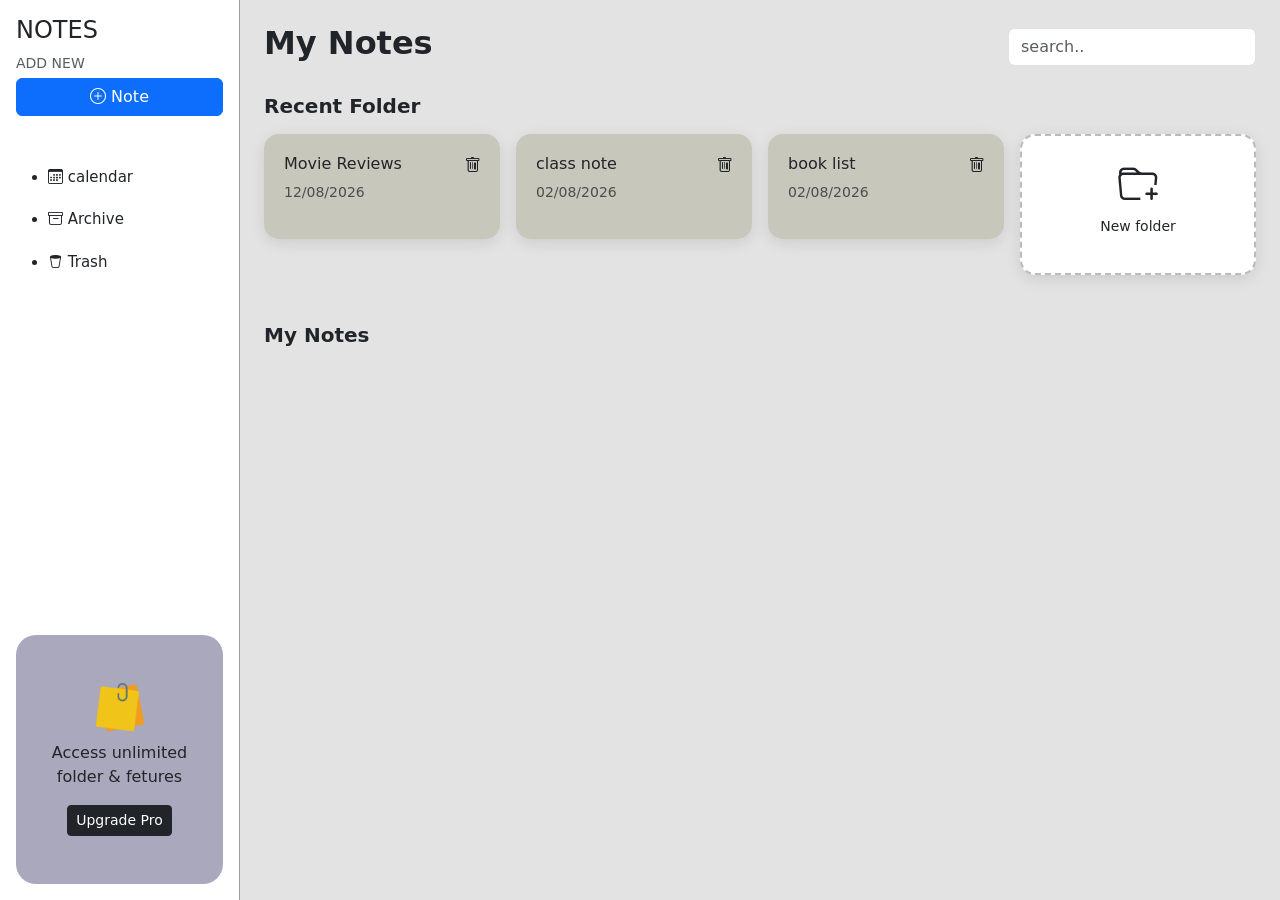
<file: index.html>
<!doctype html>
<html lang="en">

<head>
    <meta charset="utf-8">
    <meta name="viewport" content="width=device-width, initial-scale=1">
    <meta http-equiv="Content-Security-Policy"
        content="default-src 'self'; script-src 'self' https://cdn.jsdelivr.net; style-src 'self' 'unsafe-inline' https://cdn.jsdelivr.net; font-src 'self' https://cdn.jsdelivr.net; img-src 'self' data:; connect-src 'self'; object-src 'none'; base-uri 'none'; frame-ancestors 'none'">
    <title>Notes App</title>
    <link href="https://cdn.jsdelivr.net/npm/bootstrap@5.3.8/dist/css/bootstrap.min.css" rel="stylesheet"
        integrity="sha384-sRIl4kxILFvY47J16cr9ZwB07vP4J8+LH7qKQnuqkuIAvNWLzeN8tE5YBujZqJLB" crossorigin="anonymous">
    <link rel="stylesheet" href="https://cdn.jsdelivr.net/npm/bootstrap-icons@1.13.1/font/bootstrap-icons.min.css"
        integrity="sha384-CK2SzKma4jA5H/MXDUU7i1TqZlCFaD4T01vtyDFvPlD97JQyS+IsSh1nI2EFbpyk" crossorigin="anonymous">
    <link rel="stylesheet" href="style.css">
</head>

<body>
    <div class="d-flex">
        <!-- sidevar -->
        <aside class="sidebar p-3">
            <h4>NOTES</h4>
            <P class="small text-muted mb-1">ADD NEW</P>
            <button class="btn btn-primary w-100 mb-3" data-bs-toggle="modal" data-bs-target="#noteModal"><i
                    class="bi bi-plus-circle"></i> Note</button>

            <ul class="list-unstyle mt-4 side-links">
                <li> <i class="bi bi-calendar3"></i> calendar</li>
                <li> <i class="bi bi-archive"></i> Archive </li>
                <li><i class="bi bi-trash2"></i> Trash</li>
            </ul>

            <div class="upgrade mt-auto py-5">
                <img src="./img/notes.png" width="50">
                <p class="mt-2"> Access unlimited folder & fetures</p>
                <button class="btn btn-dark btn-sm" id="upgradeBtn">Upgrade Pro</button>
            </div>
        </aside>


        <!-- main  -->
        <main class="content p-4 flex-grow-1">
            <!-- topbar -->
            <div class="d-flex justify-content-between align-items-center mb-4">
                <h2 class="fw-bold">My Notes</h2>
                <input type="text" id="searchInput" class="form-control w-25" placeholder="search..">
            </div>

            <!-- recent folder -->
            <section class="mb-5">
                <h5 class="fw-bold mb-3">Recent Folder</h5>
                <div class="row g-3" id="folderList">
                    <div class="col-md-3">
                        <div class="folder-card soft-blue">
                            <h6>Movie Revices</h6>
                            <p class="text-muted small">12/08/2026</p>
                        </div>
                    </div>
                    <div class="col-md-3">
                        <div class="folder-card soft-blue">
                            <h6>class note</h6>
                            <p class="text-muted small">02/08/2026</p>
                        </div>
                    </div>
                    <div class="col-md-3">
                        <div class="folder-card soft-blue">
                            <h6>book list</h6>
                            <p class="text-muted small">02/08/2026</p>
                        </div>
                    </div>
                    <div class="col-md-3">
                        <div class="folder-card add-folder">
                            <i class="bi bi-folder-plus fs-1 "></i>
                            <p class=" small">New folder</p>
                        </div>
                    </div>
                </div>
            </section>

            <!-- Folder Modal -->
<div class="modal fade" id="folderModal">
    <div class="modal-dialog">
        <div class="modal-content">

            <div class="modal-header">
                <h5>Create New Folder</h5>

                <button type="button"
                    class="btn-close"
                    data-bs-dismiss="modal">
                </button>
            </div>

            <div class="modal-body">

                <input type="text"
                    id="folderName"
                    class="form-control"
                    placeholder="Enter Folder Name">

            </div>

            <div class="modal-footer">

                <button class="btn btn-secondary"
                    data-bs-dismiss="modal">
                    Close
                </button>

                <button class="btn btn-primary"
                    id="createFolderBtn">
                    Create Folder
                </button>

            </div>

        </div>
    </div>
</div>

            <!-- notes -->

            <section>
                <h5 class="fw-bold mb-3">My Notes</h5>
                <div class="row g-3" id="noteList">
                    <!-- js notes -->
                </div>
            </section>
        </main>

    </div>

    <!-- add/edit -->
  
    <div class="modal fade" id="noteModal">
        <div class="modal-dialog">
            <div class="modal-content">
                <div class="modal-header">
                    <h5 id="modalTitle">Add note</h5>
                    <button type="button" class="btn-close" data-bs-dismiss="modal" aria-label="Close"></button>
                </div>
                <div class="modal-body">
                    <input type="hidden" name="" id="editIndex">
                    <input type="text" id="noteTitle" class="form-control mb-3" placeholder="Note Title">
                    <textarea name="" id="NoteText" rows="5" class="form-control"
                        placeholder="write somthing..."></textarea>
                </div>
                <div class="modal-footer">
                    <button class="btn btn-secondary" data-bs-dismiss="modal">close</button>
                    <button class="btn btn-primary" id="saveBtn">save</button>
                </div>
            </div>
        </div>
    </div>



    <script src="https://cdn.jsdelivr.net/npm/bootstrap@5.3.8/dist/js/bootstrap.bundle.min.js"
        integrity="sha384-FKyoEForCGlyvwx9Hj09JcYn3nv7wiPVlz7YYwJrWVcXK/BmnVDxM+D2scQbITxI"
        crossorigin="anonymous"></script>
    <script src="app.js"></script>
</body>

</html>
</file>
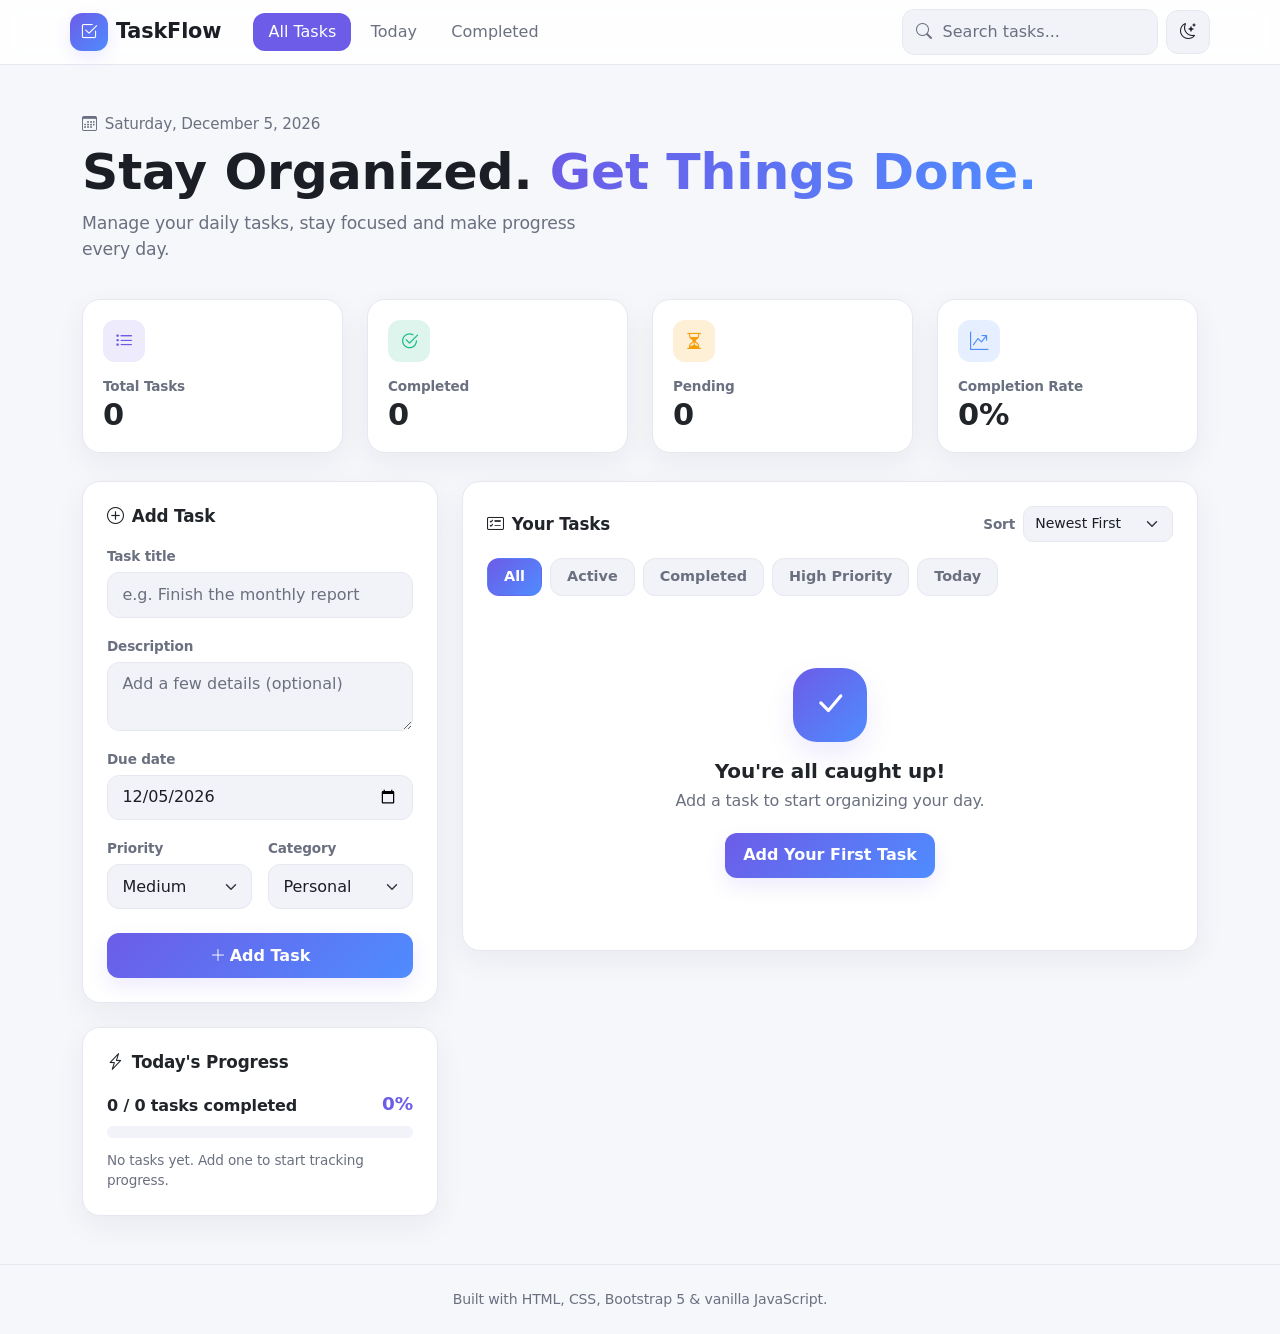
<file: taskflow/index.html>
<!doctype html>
<html lang="en" data-bs-theme="light">

<head>
    <meta charset="utf-8">
    <meta name="viewport" content="width=device-width, initial-scale=1">
    <title>TaskFlow — Stay Organized. Get Things Done.</title>
    <meta name="description" content="TaskFlow is a clean, modern to-do list app to manage your daily tasks.">

    <link href="https://cdn.jsdelivr.net/npm/bootstrap@5.3.8/dist/css/bootstrap.min.css" rel="stylesheet"
        integrity="sha384-sRIl4kxILFvY47J16cr9ZwB07vP4J8+LH7qKQnuqkuIAvNWLzeN8tE5YBujZqJLB" crossorigin="anonymous">
    <link rel="stylesheet" href="https://cdn.jsdelivr.net/npm/bootstrap-icons@1.13.1/font/bootstrap-icons.min.css">
    <link rel="stylesheet" href="style.css">
</head>

<body>
    <!-- ============ Header ============ -->
    <header class="app-header sticky-top">
        <nav class="navbar navbar-expand-lg container-xl py-2" aria-label="Main navigation">
            <a class="navbar-brand d-flex align-items-center gap-2 fw-bold" href="#">
                <span class="brand-mark" aria-hidden="true"><i class="bi bi-check2-square"></i></span>
                TaskFlow
            </a>

            <button class="navbar-toggler border-0" type="button" data-bs-toggle="collapse"
                data-bs-target="#mainNav" aria-controls="mainNav" aria-expanded="false"
                aria-label="Toggle navigation">
                <i class="bi bi-list fs-3"></i>
            </button>

            <div class="collapse navbar-collapse" id="mainNav">
                <ul class="navbar-nav nav-pills gap-1 mx-lg-3 my-3 my-lg-0" id="navFilters">
                    <li class="nav-item">
                        <button class="nav-link active" type="button" data-nav-filter="all">All Tasks</button>
                    </li>
                    <li class="nav-item">
                        <button class="nav-link" type="button" data-nav-filter="today">Today</button>
                    </li>
                    <li class="nav-item">
                        <button class="nav-link" type="button" data-nav-filter="completed">Completed</button>
                    </li>
                </ul>

                <div class="d-flex flex-column flex-lg-row gap-2 ms-lg-auto align-items-stretch align-items-lg-center">
                    <label class="visually-hidden" for="searchInput">Search tasks</label>
                    <div class="search-box">
                        <i class="bi bi-search" aria-hidden="true"></i>
                        <input id="searchInput" class="form-control" type="search" placeholder="Search tasks..."
                            autocomplete="off">
                    </div>
                    <button id="themeToggle" class="btn btn-icon" type="button" aria-label="Toggle dark mode"
                        title="Toggle dark mode">
                        <i class="bi bi-moon-stars" aria-hidden="true"></i>
                        <span class="d-lg-none ms-2">Dark mode</span>
                    </button>
                </div>
            </div>
        </nav>
    </header>

    <main class="container-xl pb-5">
        <!-- ============ Hero ============ -->
        <section class="hero text-center text-lg-start" aria-labelledby="heroTitle">
            <p class="hero-date mb-2"><i class="bi bi-calendar3 me-2" aria-hidden="true"></i><span id="todayDate"></span></p>
            <h1 id="heroTitle" class="hero-title">Stay Organized. <span class="text-gradient">Get Things Done.</span></h1>
            <p class="hero-subtitle">Manage your daily tasks, stay focused and make progress every day.</p>
        </section>

        <!-- ============ Statistics ============ -->
        <section class="row g-3 g-lg-4" aria-label="Task statistics">
            <div class="col-6 col-lg-3">
                <div class="card stat-card h-100">
                    <div class="card-body">
                        <span class="stat-icon stat-icon-total"><i class="bi bi-list-task" aria-hidden="true"></i></span>
                        <p class="stat-label">Total Tasks</p>
                        <p class="stat-value" id="statTotal">0</p>
                    </div>
                </div>
            </div>
            <div class="col-6 col-lg-3">
                <div class="card stat-card h-100">
                    <div class="card-body">
                        <span class="stat-icon stat-icon-done"><i class="bi bi-check2-circle" aria-hidden="true"></i></span>
                        <p class="stat-label">Completed</p>
                        <p class="stat-value" id="statCompleted">0</p>
                    </div>
                </div>
            </div>
            <div class="col-6 col-lg-3">
                <div class="card stat-card h-100">
                    <div class="card-body">
                        <span class="stat-icon stat-icon-pending"><i class="bi bi-hourglass-split" aria-hidden="true"></i></span>
                        <p class="stat-label">Pending</p>
                        <p class="stat-value" id="statPending">0</p>
                    </div>
                </div>
            </div>
            <div class="col-6 col-lg-3">
                <div class="card stat-card h-100">
                    <div class="card-body">
                        <span class="stat-icon stat-icon-rate"><i class="bi bi-graph-up-arrow" aria-hidden="true"></i></span>
                        <p class="stat-label">Completion Rate</p>
                        <p class="stat-value" id="statRate">0%</p>
                    </div>
                </div>
            </div>
        </section>

        <div class="row g-4 mt-1">
            <!-- ============ Add task + progress ============ -->
            <div class="col-lg-4">
                <div class="card panel mb-4">
                    <div class="card-body">
                        <h2 class="panel-title"><i class="bi bi-plus-circle me-2" aria-hidden="true"></i>Add Task</h2>
                        <form id="taskForm" novalidate>
                            <div class="mb-3">
                                <label class="form-label" for="titleInput">Task title</label>
                                <input class="form-control" id="titleInput" name="title" type="text"
                                    placeholder="e.g. Finish the monthly report" required maxlength="120"
                                    aria-describedby="titleError">
                                <div class="invalid-feedback" id="titleError">Please enter a task title.</div>
                            </div>
                            <div class="mb-3">
                                <label class="form-label" for="descInput">Description</label>
                                <textarea class="form-control" id="descInput" name="description" rows="2"
                                    placeholder="Add a few details (optional)" maxlength="400"></textarea>
                            </div>
                            <div class="mb-3">
                                <label class="form-label" for="dueInput">Due date</label>
                                <input class="form-control" id="dueInput" name="dueDate" type="date" required
                                    aria-describedby="dueError">
                                <div class="invalid-feedback" id="dueError">Please choose a due date.</div>
                            </div>
                            <div class="row g-3 mb-4">
                                <div class="col-sm-6">
                                    <label class="form-label" for="priorityInput">Priority</label>
                                    <select class="form-select" id="priorityInput" name="priority">
                                        <option value="low">Low</option>
                                        <option value="medium" selected>Medium</option>
                                        <option value="high">High</option>
                                    </select>
                                </div>
                                <div class="col-sm-6">
                                    <label class="form-label" for="categoryInput">Category</label>
                                    <select class="form-select" id="categoryInput" name="category">
                                        <option value="personal" selected>Personal</option>
                                        <option value="work">Work</option>
                                        <option value="study">Study</option>
                                        <option value="shopping">Shopping</option>
                                        <option value="other">Other</option>
                                    </select>
                                </div>
                            </div>
                            <button class="btn btn-accent w-100" type="submit">
                                <i class="bi bi-plus-lg me-1" aria-hidden="true"></i>Add Task
                            </button>
                        </form>
                    </div>
                </div>

                <div class="card panel progress-panel">
                    <div class="card-body">
                        <h2 class="panel-title"><i class="bi bi-lightning-charge me-2" aria-hidden="true"></i>Today's Progress</h2>
                        <div class="d-flex justify-content-between align-items-end mb-2">
                            <span class="progress-count" id="progressCount">0 / 0 tasks completed</span>
                            <span class="progress-percent" id="progressPercent">0%</span>
                        </div>
                        <div class="progress" role="progressbar" aria-label="Today's completion progress"
                            aria-valuemin="0" aria-valuemax="100" aria-valuenow="0" id="progressBarWrap">
                            <div class="progress-bar" id="progressBar" style="width: 0%"></div>
                        </div>
                        <p class="progress-hint mb-0" id="progressHint">No tasks due today. Enjoy the calm.</p>
                    </div>
                </div>
            </div>

            <!-- ============ Task list ============ -->
            <div class="col-lg-8">
                <div class="card panel">
                    <div class="card-body">
                        <div class="d-flex flex-wrap gap-3 justify-content-between align-items-center mb-3">
                            <h2 class="panel-title mb-0"><i class="bi bi-card-checklist me-2" aria-hidden="true"></i>Your Tasks</h2>
                            <div class="d-flex align-items-center gap-2">
                                <label class="form-label mb-0 small text-muted" for="sortSelect">Sort</label>
                                <select class="form-select form-select-sm sort-select" id="sortSelect">
                                    <option value="newest" selected>Newest First</option>
                                    <option value="oldest">Oldest First</option>
                                    <option value="priority">Priority</option>
                                    <option value="due">Due Date</option>
                                    <option value="alpha">Alphabetical</option>
                                </select>
                            </div>
                        </div>

                        <div class="filter-bar mb-4" role="group" aria-label="Filter tasks" id="filterBar">
                            <button class="btn btn-filter active" type="button" data-filter="all">All</button>
                            <button class="btn btn-filter" type="button" data-filter="active">Active</button>
                            <button class="btn btn-filter" type="button" data-filter="completed">Completed</button>
                            <button class="btn btn-filter" type="button" data-filter="high">High Priority</button>
                            <button class="btn btn-filter" type="button" data-filter="today">Today</button>
                        </div>

                        <ul class="task-list list-unstyled mb-0" id="taskList" aria-live="polite"></ul>

                        <!-- Empty state (no tasks at all) -->
                        <div class="empty-state text-center d-none" id="emptyState">
                            <div class="empty-icon" aria-hidden="true"><i class="bi bi-check-lg"></i></div>
                            <h3 class="empty-title">You're all caught up!</h3>
                            <p class="empty-text">Add a task to start organizing your day.</p>
                            <button class="btn btn-accent" type="button" id="emptyAddBtn">Add Your First Task</button>
                        </div>

                        <!-- No results state (tasks exist but none match) -->
                        <div class="empty-state text-center d-none" id="noResults">
                            <div class="empty-icon empty-icon-muted" aria-hidden="true"><i class="bi bi-search"></i></div>
                            <h3 class="empty-title">No tasks found.</h3>
                            <p class="empty-text mb-0">Try a different search term or filter.</p>
                        </div>
                    </div>
                </div>
            </div>
        </div>
    </main>

    <footer class="app-footer text-center">
        <p class="mb-0">Built with HTML, CSS, Bootstrap 5 &amp; vanilla JavaScript.</p>
    </footer>

    <!-- ============ Edit modal ============ -->
    <div class="modal fade" id="editModal" tabindex="-1" aria-labelledby="editModalTitle" aria-hidden="true">
        <div class="modal-dialog modal-dialog-centered">
            <div class="modal-content">
                <form id="editForm" novalidate>
                    <div class="modal-header">
                        <h2 class="modal-title h5" id="editModalTitle">Edit Task</h2>
                        <button type="button" class="btn-close" data-bs-dismiss="modal" aria-label="Close"></button>
                    </div>
                    <div class="modal-body">
                        <div class="mb-3">
                            <label class="form-label" for="editTitle">Task title</label>
                            <input class="form-control" id="editTitle" type="text" required maxlength="120">
                            <div class="invalid-feedback">Please enter a task title.</div>
                        </div>
                        <div class="mb-3">
                            <label class="form-label" for="editDesc">Description</label>
                            <textarea class="form-control" id="editDesc" rows="2" maxlength="400"></textarea>
                        </div>
                        <div class="mb-3">
                            <label class="form-label" for="editDue">Due date</label>
                            <input class="form-control" id="editDue" type="date" required>
                            <div class="invalid-feedback">Please choose a due date.</div>
                        </div>
                        <div class="row g-3">
                            <div class="col-sm-6">
                                <label class="form-label" for="editPriority">Priority</label>
                                <select class="form-select" id="editPriority">
                                    <option value="low">Low</option>
                                    <option value="medium">Medium</option>
                                    <option value="high">High</option>
                                </select>
                            </div>
                            <div class="col-sm-6">
                                <label class="form-label" for="editCategory">Category</label>
                                <select class="form-select" id="editCategory">
                                    <option value="personal">Personal</option>
                                    <option value="work">Work</option>
                                    <option value="study">Study</option>
                                    <option value="shopping">Shopping</option>
                                    <option value="other">Other</option>
                                </select>
                            </div>
                        </div>
                    </div>
                    <div class="modal-footer">
                        <button type="button" class="btn btn-light-soft" data-bs-dismiss="modal">Cancel</button>
                        <button type="submit" class="btn btn-accent">Save Changes</button>
                    </div>
                </form>
            </div>
        </div>
    </div>

    <!-- ============ Delete modal ============ -->
    <div class="modal fade" id="deleteModal" tabindex="-1" aria-labelledby="deleteModalTitle" aria-hidden="true">
        <div class="modal-dialog modal-dialog-centered modal-sm-custom">
            <div class="modal-content text-center">
                <div class="modal-body pt-4">
                    <div class="delete-icon mb-3" aria-hidden="true"><i class="bi bi-trash3"></i></div>
                    <h2 class="modal-title h5 mb-2" id="deleteModalTitle">Are you sure you want to delete this task?</h2>
                    <p class="text-muted small mb-0" id="deleteTaskName"></p>
                </div>
                <div class="modal-footer justify-content-center border-0">
                    <button type="button" class="btn btn-light-soft" data-bs-dismiss="modal">Cancel</button>
                    <button type="button" class="btn btn-danger" id="confirmDeleteBtn">Delete</button>
                </div>
            </div>
        </div>
    </div>

    <!-- ============ Toasts ============ -->
    <div class="toast-stack" id="toastStack" aria-live="polite" aria-atomic="true"></div>

    <script src="https://cdn.jsdelivr.net/npm/bootstrap@5.3.8/dist/js/bootstrap.bundle.min.js"
        integrity="sha384-FKyoEForCGlyvwx9Hj09JcYn3nv7wiPVlz7YYwJrWVcXK/BmnVDxM+D2scQbITxI"
        crossorigin="anonymous"></script>
    <script src="script.js"></script>
</body>

</html>
</file>
<file: style.css>
body{
    background: rgb(227, 227, 227);
}
.sidebar{
    width: 240px;
    height: 100vh;
    background:#ffffff ;
    border-right: 1px solid #9f9b9b;
    display: flex;
    flex-direction: column;
    
}
.side-links li{
    padding: 10px 0;
    cursor: pointer;
    font-size: 15px;
}

.side-links li:hover{
    color: rgb(63, 63, 197);
}

.upgrade{
    text-align: center;
    background: #160e475c;
    padding:15px;
    border-radius: 20px;
}
.folder-card {
    background: #ffffff;
    padding: 20px;
    border-radius: 15px;
    box-shadow: 0 4px 15px rgba(0, 0, 0, 0.1);
    transition: 0.25;
}
.folder-card :hover{
    transform: translateX(-5px);
}
.soft-blue{
    background-color: rgb(200, 199, 188);

}

.add-folder{
    text-align: center;
    border: 2px dashed #bbb;
}
.note-card{
    border-radius: 15px;
    padding: 20px;
    min-height: 170px;
    color: #222;
    background: #fff;
    box-shadow: 0 4px 15px rgba(0, 0, 0, 0.1);
    position: relative;

}
.note-actions{
    position: absolute;
    right: 15px;
    top: 10px;

}
.note-actions i{
    margin-left: 10px;
    cursor: pointer;
    color: #555;
}
.note-actions i:hover{
    color: #000;

}
.bg-blue{
    background-color: rgb(200, 199, 188);

}
</file>
<file: taskflow/style.css>
/* =========================================================
   TaskFlow — styles
   Design tokens, layout, components, dark mode, animations
   ========================================================= */

:root {
    --tf-accent: #6c5ce7;
    --tf-accent-2: #4f8cff;
    --tf-accent-soft: rgba(108, 92, 231, 0.12);
    --tf-bg: #f6f7fb;
    --tf-surface: #ffffff;
    --tf-surface-2: #f2f3f8;
    --tf-text: #1c1e26;
    --tf-muted: #6b7080;
    --tf-border: #e6e8f0;
    --tf-shadow: 0 10px 30px rgba(24, 27, 44, 0.06);
    --tf-shadow-hover: 0 16px 40px rgba(24, 27, 44, 0.12);
    --tf-radius: 18px;
    --tf-high: #ef4444;
    --tf-medium: #f59e0b;
    --tf-low: #10b981;
}

[data-bs-theme="dark"] {
    --tf-accent: #8b7cff;
    --tf-accent-2: #61a0ff;
    --tf-accent-soft: rgba(139, 124, 255, 0.18);
    --tf-bg: #0f1117;
    --tf-surface: #171a23;
    --tf-surface-2: #1f232f;
    --tf-text: #e8eaf2;
    --tf-muted: #9aa1b4;
    --tf-border: #262b38;
    --tf-shadow: 0 10px 30px rgba(0, 0, 0, 0.35);
    --tf-shadow-hover: 0 16px 40px rgba(0, 0, 0, 0.5);
}

* {
    -webkit-tap-highlight-color: transparent;
}

body {
    background-color: var(--tf-bg);
    color: var(--tf-text);
    font-family: "Inter", "Segoe UI", system-ui, -apple-system, sans-serif;
    letter-spacing: -0.01em;
    /* Smooth theme transition */
    transition: background-color .35s ease, color .35s ease;
}

/* Respect users who prefer less motion */
@media (prefers-reduced-motion: reduce) {

    *,
    *::before,
    *::after {
        animation-duration: .001ms !important;
        transition-duration: .001ms !important;
    }
}

:focus-visible {
    outline: 3px solid var(--tf-accent);
    outline-offset: 2px;
    border-radius: 8px;
}

.text-muted {
    color: var(--tf-muted) !important;
}

.text-gradient {
    background: linear-gradient(90deg, var(--tf-accent), var(--tf-accent-2));
    -webkit-background-clip: text;
    background-clip: text;
    -webkit-text-fill-color: transparent;
}

/* ================= Header ================= */
.app-header {
    background-color: color-mix(in srgb, var(--tf-surface) 88%, transparent);
    backdrop-filter: blur(10px);
    border-bottom: 1px solid var(--tf-border);
    transition: background-color .35s ease, border-color .35s ease;
    z-index: 1030;
}

.navbar-brand {
    color: var(--tf-text);
    font-size: 1.3rem;
}

.navbar-brand:hover {
    color: var(--tf-accent);
}

.brand-mark {
    display: inline-grid;
    place-items: center;
    width: 38px;
    height: 38px;
    border-radius: 12px;
    color: #fff;
    font-size: 1.1rem;
    background: linear-gradient(135deg, var(--tf-accent), var(--tf-accent-2));
    box-shadow: 0 6px 16px var(--tf-accent-soft);
}

.navbar-toggler {
    color: var(--tf-text);
}

#navFilters .nav-link {
    color: var(--tf-muted);
    border-radius: 12px;
    font-weight: 500;
    padding: .45rem .95rem;
    transition: background-color .2s ease, color .2s ease;
}

#navFilters .nav-link:hover {
    background-color: var(--tf-accent-soft);
    color: var(--tf-accent);
}

#navFilters .nav-link.active {
    background-color: var(--tf-accent);
    color: #fff;
}

.search-box {
    position: relative;
    min-width: 220px;
}

.search-box .bi {
    position: absolute;
    top: 50%;
    left: 14px;
    transform: translateY(-50%);
    color: var(--tf-muted);
    pointer-events: none;
}

.search-box .form-control {
    padding-left: 40px;
}

.form-control,
.form-select {
    background-color: var(--tf-surface-2);
    border: 1px solid var(--tf-border);
    color: var(--tf-text);
    border-radius: 12px;
    padding: .6rem .9rem;
    transition: border-color .2s ease, box-shadow .2s ease, background-color .35s ease;
}

.form-control::placeholder {
    color: var(--tf-muted);
}

.form-control:focus,
.form-select:focus {
    background-color: var(--tf-surface);
    border-color: var(--tf-accent);
    box-shadow: 0 0 0 4px var(--tf-accent-soft);
    color: var(--tf-text);
}

.form-label {
    color: var(--tf-muted);
    font-size: .85rem;
    font-weight: 600;
    margin-bottom: .35rem;
}

.btn-icon {
    background-color: var(--tf-surface-2);
    border: 1px solid var(--tf-border);
    color: var(--tf-text);
    border-radius: 12px;
    width: auto;
    min-width: 44px;
    height: 44px;
    display: inline-flex;
    align-items: center;
    justify-content: center;
    transition: transform .2s ease, background-color .2s ease, color .2s ease;
}

.btn-icon:hover {
    background-color: var(--tf-accent-soft);
    color: var(--tf-accent);
    transform: translateY(-1px);
}

/* ================= Hero ================= */
.hero {
    padding: 3rem 0 2.25rem;
}

.hero-date {
    color: var(--tf-muted);
    font-weight: 500;
    font-size: .95rem;
}

.hero-title {
    font-size: clamp(2rem, 5vw, 3.15rem);
    font-weight: 800;
    line-height: 1.1;
    margin-bottom: .75rem;
}

.hero-subtitle {
    color: var(--tf-muted);
    font-size: 1.08rem;
    max-width: 34rem;
    margin: 0 auto;
}

@media (min-width: 992px) {
    .hero-subtitle {
        margin: 0;
    }
}

/* ================= Cards & panels ================= */
.card {
    background-color: var(--tf-surface);
    border: 1px solid var(--tf-border);
    border-radius: var(--tf-radius);
    box-shadow: var(--tf-shadow);
    transition: transform .25s ease, box-shadow .25s ease, background-color .35s ease, border-color .35s ease;
}

.panel .card-body {
    padding: 1.5rem;
}

.panel-title {
    font-size: 1.05rem;
    font-weight: 700;
    margin-bottom: 1.15rem;
}

/* Stat cards */
.stat-card .card-body {
    padding: 1.25rem;
}

.stat-card:hover {
    transform: translateY(-4px);
    box-shadow: var(--tf-shadow-hover);
}

.stat-icon {
    display: inline-grid;
    place-items: center;
    width: 42px;
    height: 42px;
    border-radius: 12px;
    font-size: 1.15rem;
    margin-bottom: .85rem;
}

.stat-icon-total {
    background: var(--tf-accent-soft);
    color: var(--tf-accent);
}

.stat-icon-done {
    background: rgba(16, 185, 129, .14);
    color: #10b981;
}

.stat-icon-pending {
    background: rgba(245, 158, 11, .16);
    color: #f59e0b;
}

.stat-icon-rate {
    background: rgba(79, 140, 255, .14);
    color: var(--tf-accent-2);
}

.stat-label {
    color: var(--tf-muted);
    font-size: .85rem;
    font-weight: 600;
    margin-bottom: .15rem;
}

.stat-value {
    font-size: 1.9rem;
    font-weight: 800;
    margin: 0;
    line-height: 1.1;
}

/* ================= Buttons ================= */
.btn {
    border-radius: 12px;
    font-weight: 600;
    transition: transform .2s ease, box-shadow .2s ease, background-color .2s ease, color .2s ease;
}

.btn-accent {
    background: linear-gradient(135deg, var(--tf-accent), var(--tf-accent-2));
    color: #fff;
    padding: .65rem 1.15rem;
    border: none;
    box-shadow: 0 8px 20px var(--tf-accent-soft);
}

.btn-accent:hover,
.btn-accent:focus {
    color: #fff;
    transform: translateY(-2px);
    box-shadow: var(--tf-shadow-hover);
}

.btn-light-soft {
    background-color: var(--tf-surface-2);
    border: 1px solid var(--tf-border);
    color: var(--tf-text);
}

.btn-light-soft:hover {
    background-color: var(--tf-border);
    color: var(--tf-text);
}

/* Filters */
.filter-bar {
    display: flex;
    flex-wrap: wrap;
    gap: .5rem;
}

.btn-filter {
    background-color: var(--tf-surface-2);
    border: 1px solid var(--tf-border);
    color: var(--tf-muted);
    padding: .45rem 1rem;
    font-size: .9rem;
}

.btn-filter:hover {
    background-color: var(--tf-accent-soft);
    color: var(--tf-accent);
    border-color: transparent;
}

.btn-filter.active {
    background: linear-gradient(135deg, var(--tf-accent), var(--tf-accent-2));
    border-color: transparent;
    color: #fff;
}

.sort-select {
    border-radius: 10px;
    padding: .4rem .7rem;
    min-width: 150px;
}

/* ================= Task list ================= */
.task-list {
    display: flex;
    flex-direction: column;
    gap: .85rem;
}

.task-item {
    background-color: var(--tf-surface-2);
    border: 1px solid var(--tf-border);
    border-left: 4px solid var(--tf-medium);
    border-radius: 14px;
    padding: 1rem 1.1rem;
    display: flex;
    gap: .9rem;
    align-items: flex-start;
    animation: taskIn .35s ease;
    transition: transform .2s ease, box-shadow .2s ease, opacity .3s ease, background-color .35s ease;
}

.task-item:hover {
    transform: translateY(-2px);
    box-shadow: var(--tf-shadow);
}

.task-item.priority-high {
    border-left-color: var(--tf-high);
}

.task-item.priority-medium {
    border-left-color: var(--tf-medium);
}

.task-item.priority-low {
    border-left-color: var(--tf-low);
}

.task-item.completed {
    opacity: .6;
}

.task-item.completed .task-title,
.task-item.completed .task-title .stretch-label {
    text-decoration: line-through;
}

/* removal animation */
.task-item.removing {
    animation: taskOut .28s ease forwards;
}

/* completion pulse */
.task-item.just-completed {
    animation: completePulse .5s ease;
}

.task-check {
    width: 1.35rem;
    height: 1.35rem;
    margin-top: .15rem;
    flex: 0 0 auto;
    border-radius: 6px;
    border: 2px solid var(--tf-border);
    background-color: var(--tf-surface);
    cursor: pointer;
    transition: background-color .2s ease, border-color .2s ease;
}

.task-check:checked {
    background-color: var(--tf-accent);
    border-color: var(--tf-accent);
}

.task-check:focus {
    box-shadow: 0 0 0 4px var(--tf-accent-soft);
}

.task-body {
    flex: 1 1 auto;
    min-width: 0;
}

.task-title {
    font-weight: 700;
    font-size: 1.02rem;
    margin-bottom: .2rem;
    overflow-wrap: anywhere;
}

.stretch-label {
    display: inline;
    cursor: pointer;
    color: inherit;
    text-decoration: inherit;
}

.task-desc {
    color: var(--tf-muted);
    font-size: .92rem;
    margin-bottom: .55rem;
    overflow-wrap: anywhere;
}

.task-meta {
    display: flex;
    flex-wrap: wrap;
    gap: .4rem;
    align-items: center;
}

.badge-soft {
    border-radius: 999px;
    font-weight: 600;
    font-size: .74rem;
    padding: .35rem .7rem;
    background-color: var(--tf-accent-soft);
    color: var(--tf-accent);
}

.badge-priority-high {
    background-color: rgba(239, 68, 68, .14);
    color: var(--tf-high);
}

.badge-priority-medium {
    background-color: rgba(245, 158, 11, .16);
    color: #b45309;
}

[data-bs-theme="dark"] .badge-priority-medium {
    color: #fbbf24;
}

.badge-priority-low {
    background-color: rgba(16, 185, 129, .14);
    color: #0f766e;
}

[data-bs-theme="dark"] .badge-priority-low {
    color: #34d399;
}

.task-due {
    color: var(--tf-muted);
    font-size: .8rem;
    font-weight: 600;
    display: inline-flex;
    align-items: center;
    gap: .3rem;
}

.task-due.overdue {
    color: var(--tf-high);
}

.task-actions {
    display: flex;
    gap: .35rem;
    flex: 0 0 auto;
}

.btn-task-action {
    background-color: transparent;
    border: 1px solid var(--tf-border);
    color: var(--tf-muted);
    width: 36px;
    height: 36px;
    border-radius: 10px;
    display: inline-flex;
    align-items: center;
    justify-content: center;
    transition: background-color .2s ease, color .2s ease, transform .2s ease;
}

.btn-task-action:hover {
    transform: translateY(-1px);
}

.btn-edit:hover {
    background-color: var(--tf-accent-soft);
    color: var(--tf-accent);
}

.btn-delete:hover {
    background-color: rgba(239, 68, 68, .14);
    color: var(--tf-high);
}

@media (max-width: 575.98px) {
    .task-item {
        flex-wrap: wrap;
    }

    .task-actions {
        width: 100%;
        justify-content: flex-end;
    }

    .btn-task-action {
        width: 44px;
        height: 44px;
    }
}

/* ================= Progress ================= */
.progress-count {
    font-weight: 700;
}

.progress-percent {
    color: var(--tf-accent);
    font-weight: 800;
    font-size: 1.15rem;
}

.progress {
    height: 12px;
    border-radius: 999px;
    background-color: var(--tf-surface-2);
}

.progress-bar {
    background: linear-gradient(90deg, var(--tf-accent), var(--tf-accent-2));
    border-radius: 999px;
    transition: width .6s cubic-bezier(.4, 0, .2, 1);
}

.progress-hint {
    color: var(--tf-muted);
    font-size: .85rem;
    margin-top: .75rem;
}

/* ================= Empty states ================= */
.empty-state {
    padding: 3rem 1rem;
}

.empty-icon {
    width: 74px;
    height: 74px;
    margin: 0 auto 1.1rem;
    border-radius: 24px;
    display: grid;
    place-items: center;
    font-size: 2.1rem;
    color: #fff;
    background: linear-gradient(135deg, var(--tf-accent), var(--tf-accent-2));
    box-shadow: 0 12px 28px var(--tf-accent-soft);
}

.empty-icon-muted {
    background: var(--tf-surface-2);
    color: var(--tf-muted);
    box-shadow: none;
}

.empty-title {
    font-size: 1.25rem;
    font-weight: 800;
    margin-bottom: .35rem;
}

.empty-text {
    color: var(--tf-muted);
    margin-bottom: 1.25rem;
}

/* ================= Modals ================= */
.modal-content {
    background-color: var(--tf-surface);
    color: var(--tf-text);
    border: 1px solid var(--tf-border);
    border-radius: var(--tf-radius);
    box-shadow: var(--tf-shadow-hover);
}

.modal-header,
.modal-footer {
    border-color: var(--tf-border);
}

.modal.fade .modal-dialog {
    transform: translateY(18px) scale(.98);
    transition: transform .25s ease;
}

.modal.show .modal-dialog {
    transform: none;
}

.modal-sm-custom {
    max-width: 420px;
}

.delete-icon {
    width: 60px;
    height: 60px;
    margin: 0 auto;
    border-radius: 18px;
    display: grid;
    place-items: center;
    font-size: 1.6rem;
    background-color: rgba(239, 68, 68, .14);
    color: var(--tf-high);
}

/* ================= Toasts ================= */
.toast-stack {
    position: fixed;
    right: 1rem;
    bottom: 1rem;
    z-index: 1090;
    display: flex;
    flex-direction: column;
    gap: .6rem;
    max-width: calc(100vw - 2rem);
}

.tf-toast {
    display: flex;
    align-items: center;
    gap: .6rem;
    background-color: var(--tf-surface);
    border: 1px solid var(--tf-border);
    border-left: 4px solid var(--tf-accent);
    color: var(--tf-text);
    border-radius: 12px;
    padding: .8rem 1rem;
    box-shadow: var(--tf-shadow-hover);
    font-weight: 600;
    font-size: .92rem;
    animation: toastIn .3s ease both;
}

.tf-toast.hide {
    animation: toastOut .3s ease forwards;
}

.tf-toast .bi {
    color: var(--tf-accent);
}

.tf-toast.toast-danger {
    border-left-color: var(--tf-high);
}

.tf-toast.toast-danger .bi {
    color: var(--tf-high);
}

.tf-toast.toast-success {
    border-left-color: var(--tf-low);
}

.tf-toast.toast-success .bi {
    color: var(--tf-low);
}

/* ================= Footer ================= */
.app-footer {
    border-top: 1px solid var(--tf-border);
    color: var(--tf-muted);
    padding: 1.5rem 0;
    font-size: .88rem;
}

/* ================= Animations ================= */
@keyframes taskIn {
    from {
        opacity: 0;
        transform: translateY(10px);
    }

    to {
        opacity: 1;
        transform: none;
    }
}

@keyframes taskOut {
    to {
        opacity: 0;
        transform: translateX(24px) scale(.97);
    }
}

@keyframes completePulse {
    50% {
        transform: scale(1.015);
        box-shadow: 0 0 0 6px var(--tf-accent-soft);
    }
}

@keyframes toastIn {
    from {
        opacity: 0;
        transform: translateX(20px);
    }

    to {
        opacity: 1;
        transform: none;
    }
}

@keyframes toastOut {
    to {
        opacity: 0;
        transform: translateX(20px);
    }
}
</file>
